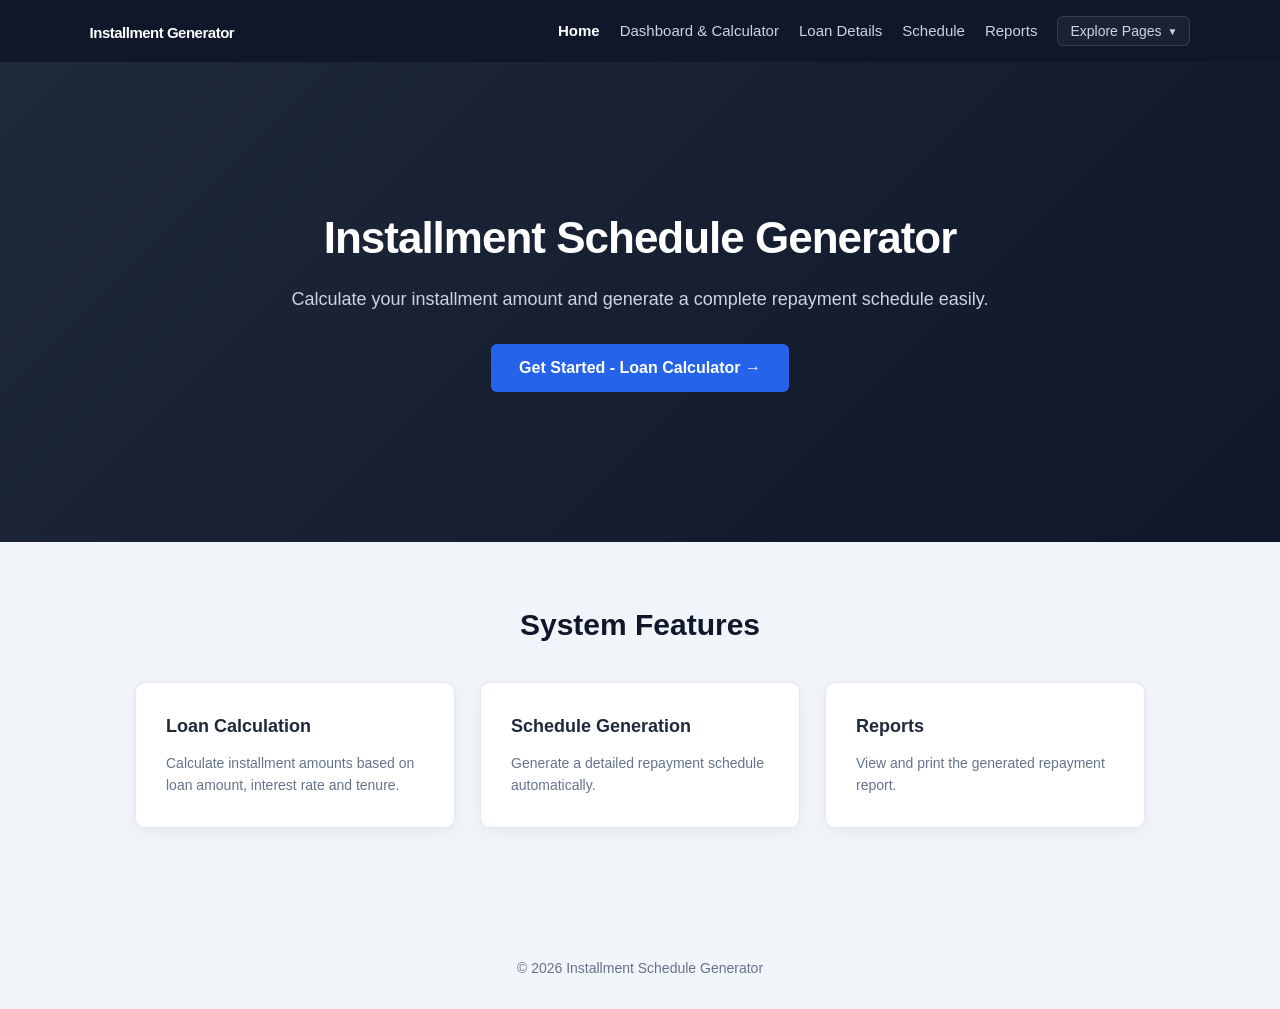
<file: index.html>
<!DOCTYPE html>
<html lang="en">
<head>
    <meta charset="UTF-8">
    <meta name="viewport" content="width=device-width, initial-scale=1.0">
    <title>Installment Schedule Generator</title>
    <link rel="stylesheet" href="css/style.css">
</head>

<body>

<header class="navbar">
    <div class="logo">
        <a href="index.html" style="color: white; text-decoration: none;">Installment Generator</a>
    </div>

    <nav>
        <a href="index.html" style="font-weight: bold; color: white;">Home</a>
        <a href="dashboard.html">Dashboard & Calculator</a>
        <a href="loan.html">Loan Details</a>
        <a href="schedule.html">Schedule</a>
        <a href="report.html">Reports</a>

        <div class="nav-dropdown">
            <button type="button" class="nav-dropdown-toggle">
                <span>Explore Pages</span>
                <span style="font-size: 10px;">▼</span>
            </button>
            <div class="nav-dropdown-menu">
                <a href="index.html" class="nav-dropdown-item">
                    <span class="item-icon">🏠</span>
                    <span>Home Overview</span>
                </a>
                <a href="dashboard.html" class="nav-dropdown-item">
                    <span class="item-icon">📊</span>
                    <span>Dashboard & Calculator</span>
                </a>
                <a href="loan.html" class="nav-dropdown-item">
                    <span class="item-icon">🧮</span>
                    <span>Loan Calculator</span>
                </a>
                <a href="schedule.html" class="nav-dropdown-item">
                    <span class="item-icon">📅</span>
                    <span>Repayment Schedule</span>
                </a>
                <a href="report.html" class="nav-dropdown-item">
                    <span class="item-icon">📑</span>
                    <span>Statement Reports</span>
                </a>
            </div>
        </div>
    </nav>
</header>

<section class="hero">

    <div class="hero-content">

        <h1>Installment Schedule Generator</h1>

        <p>
            Calculate your installment amount and generate
            a complete repayment schedule easily.
        </p>

        <a href="dashboard.html" class="btn" style="background: #2563eb; font-weight: bold; padding: 12px 28px; font-size: 16px;">
            Get Started - Loan Calculator →
        </a>

    </div>

</section>

<section class="features">

    <h2>System Features</h2>

    <div class="feature-container">

        <div class="feature-card">
            <h3>Loan Calculation</h3>
            <p>
                Calculate installment amounts based on
                loan amount, interest rate and tenure.
            </p>
        </div>

        <div class="feature-card">
            <h3>Schedule Generation</h3>
            <p>
                Generate a detailed repayment schedule
                automatically.
            </p>
        </div>

        <div class="feature-card">
            <h3>Reports</h3>
            <p>
                View and print the generated repayment report.
            </p>
        </div>

    </div>

</section>

<footer>
    <p>© 2026 Installment Schedule Generator</p>
</footer>

</body>
</html>
</file>
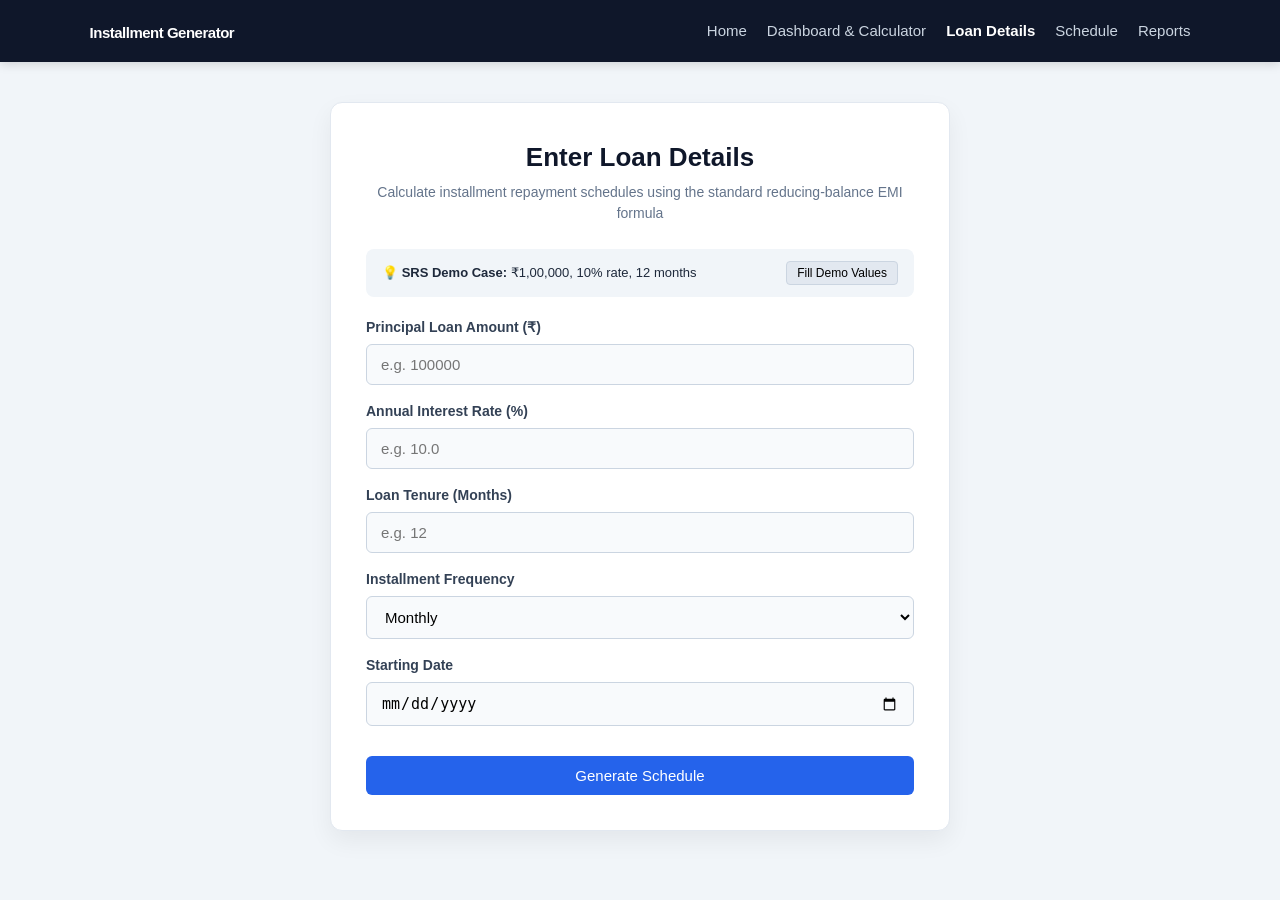
<file: loan.html>
<!DOCTYPE html>
<html lang="en">

<head>
    <meta charset="UTF-8">
    <meta name="viewport" content="width=device-width, initial-scale=1.0">
    <title>Loan Details - Installment Schedule Generator</title>
    <link rel="stylesheet" href="css/style.css">
</head>

<body>

<header class="navbar">
    <div class="logo">
        <a href="dashboard.html" style="color: white; text-decoration: none;">Installment Generator</a>
    </div>

    <nav>
        <a href="index.html">Home</a>
        <a href="dashboard.html">Dashboard & Calculator</a>
        <a href="loan.html" style="font-weight: bold; color: #ffffff;">Loan Details</a>
        <a href="schedule.html">Schedule</a>
        <a href="report.html">Reports</a>
    </nav>
</header>

<div class="form-container">

    <div class="form-box">

        <h1>Enter Loan Details</h1>
        <p style="text-align: center; color: #64748b; margin-top: -15px; margin-bottom: 25px; font-size: 14px;">
            Calculate installment repayment schedules using the standard reducing-balance EMI formula
        </p>

        <!-- Quick Sample Preload for Convenience -->
        <div style="background: #f1f5f9; border-radius: 8px; padding: 12px 16px; margin-bottom: 20px; font-size: 13px; display: flex; justify-content: space-between; align-items: center;">
            <span>💡 <strong>SRS Demo Case:</strong> ₹1,00,000, 10% rate, 12 months</span>
            <button type="button" id="fillDemoBtn" style="background: #e2e8f0; border: 1px solid #cbd5e1; padding: 4px 10px; border-radius: 4px; cursor: pointer; font-size: 12px;">Fill Demo Values</button>
        </div>

        <form id="loanForm">

            <label for="principal">
                Principal Loan Amount (₹)
            </label>
            <input
                type="number"
                id="principal"
                min="1"
                step="any"
                placeholder="e.g. 100000"
                required
            >

            <label for="interest">
                Annual Interest Rate (%)
            </label>
            <input
                type="number"
                id="interest"
                min="0"
                step="0.01"
                placeholder="e.g. 10.0"
                required
            >

            <label for="tenure">
                Loan Tenure (Months)
            </label>
            <input
                type="number"
                id="tenure"
                min="1"
                placeholder="e.g. 12"
                required
            >

            <label for="frequency">
                Installment Frequency
            </label>
            <select id="frequency" required>
                <option value="monthly" selected>Monthly</option>
                <option value="weekly">Weekly</option>
                <option value="quarterly">Quarterly</option>
                <option value="yearly">Yearly</option>
            </select>

            <label for="startDate">
                Starting Date
            </label>
            <input
                type="date"
                id="startDate"
                required
            >

            <button type="submit" class="btn" style="margin-top: 30px;">
                Generate Schedule
            </button>

        </form>

    </div>

</div>

<script src="js/config.js"></script>
<script src="js/main.js"></script>
<script src="js/loan.js"></script>
<script>
    document.getElementById("fillDemoBtn").addEventListener("click", function() {
        document.getElementById("principal").value = "100000";
        document.getElementById("interest").value = "10";
        document.getElementById("tenure").value = "12";
        document.getElementById("frequency").value = "monthly";
        document.getElementById("startDate").value = "2026-11-01";
    });
</script>

</body>
</html>
</file>
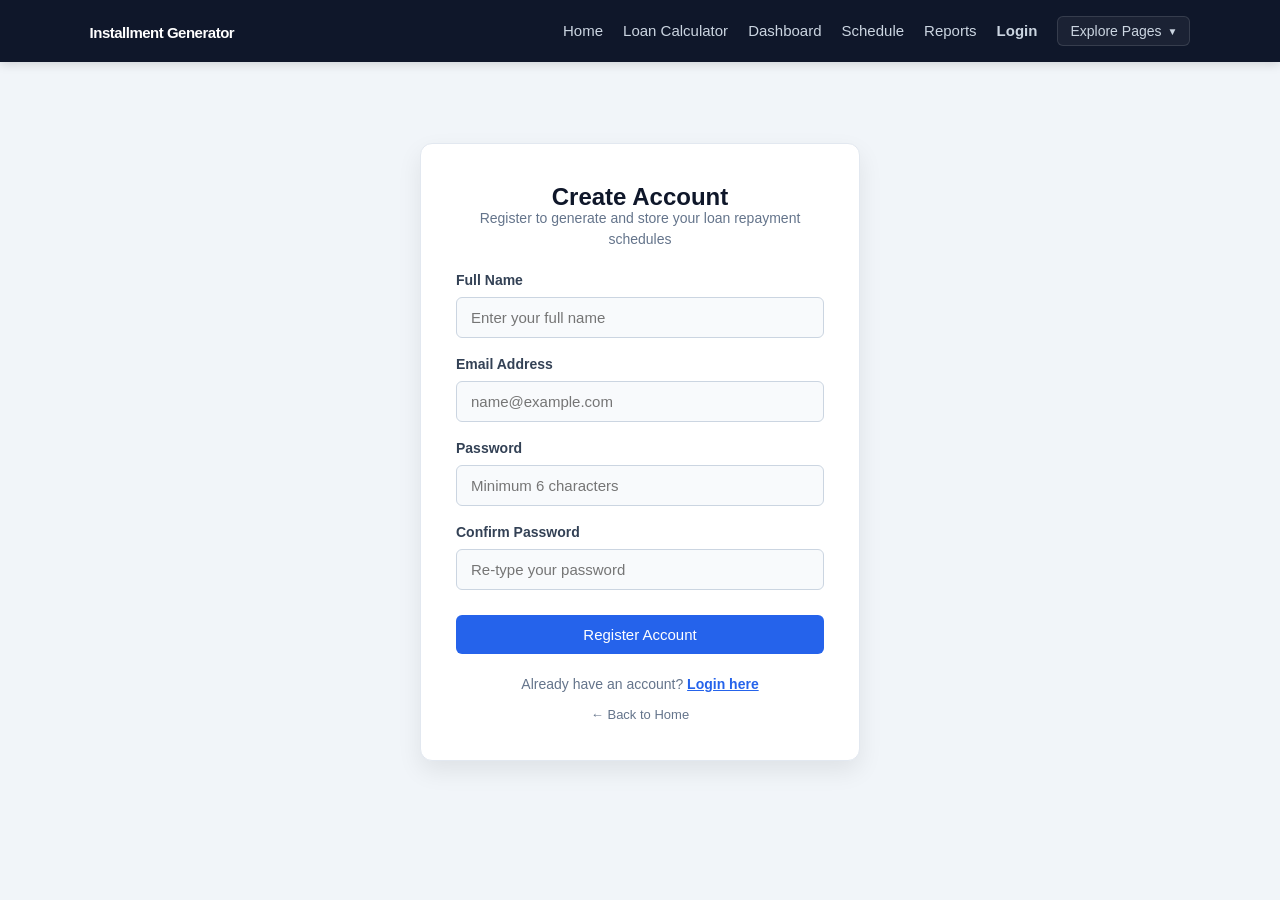
<file: register.html>
<!DOCTYPE html>
<html lang="en">

<head>
    <meta charset="UTF-8">
    <meta name="viewport" content="width=device-width, initial-scale=1.0">
    <title>Register - Installment Schedule Generator</title>
    <link rel="stylesheet" href="css/style.css">
</head>

<body>

    <header class="navbar">
        <div class="logo">
            <a href="index.html" style="color: white; text-decoration: none;">Installment Generator</a>
        </div>
        <nav>
            <a href="index.html">Home</a>
            <a href="loan.html">Loan Calculator</a>
            <a href="dashboard.html">Dashboard</a>
            <a href="schedule.html">Schedule</a>
            <a href="report.html">Reports</a>
            <a href="login.html" style="font-weight: bold;">Login</a>

            <div class="nav-dropdown">
                <button type="button" class="nav-dropdown-toggle">
                    <span>Explore Pages</span>
                    <span style="font-size: 10px;">▼</span>
                </button>
                <div class="nav-dropdown-menu">
                    <a href="index.html" class="nav-dropdown-item">
                        <span class="item-icon">🏠</span>
                        <span>Home Overview</span>
                    </a>
                    <a href="loan.html" class="nav-dropdown-item">
                        <span class="item-icon">🧮</span>
                        <span>Loan Calculator</span>
                    </a>
                    <a href="dashboard.html" class="nav-dropdown-item">
                        <span class="item-icon">📊</span>
                        <span>User Dashboard</span>
                    </a>
                    <a href="schedule.html" class="nav-dropdown-item">
                        <span class="item-icon">📅</span>
                        <span>Repayment Schedule</span>
                    </a>
                    <a href="report.html" class="nav-dropdown-item">
                        <span class="item-icon">📑</span>
                        <span>Statement Reports</span>
                    </a>
                    <div class="nav-dropdown-divider"></div>
                    <a href="login.html" class="nav-dropdown-item">
                        <span class="item-icon">🔑</span>
                        <span>Login Account</span>
                    </a>
                </div>
            </div>
        </nav>
    </header>

    <div class="auth-container">

        <div class="auth-box">

            <h2>Create Account</h2>
            <p style="color: #64748b; font-size: 14px; margin-top: -15px; margin-bottom: 20px;">
                Register to generate and store your loan repayment schedules
            </p>

            <form id="registerForm">

                <!-- Full Name -->
                <label for="name">
                    Full Name
                </label>
                <input
                    type="text"
                    id="name"
                    name="name"
                    placeholder="Enter your full name"
                    required
                >

                <!-- Email -->
                <label for="email">
                    Email Address
                </label>
                <input
                    type="email"
                    id="email"
                    name="email"
                    placeholder="name@example.com"
                    required
                >

                <!-- Password -->
                <label for="password">
                    Password
                </label>
                <input
                    type="password"
                    id="password"
                    name="password"
                    placeholder="Minimum 6 characters"
                    minlength="6"
                    required
                >

                <!-- Confirm Password -->
                <label for="confirmPassword">
                    Confirm Password
                </label>
                <input
                    type="password"
                    id="confirmPassword"
                    name="confirmPassword"
                    placeholder="Re-type your password"
                    minlength="6"
                    required
                >

                <!-- Register Button -->
                <button
                    type="submit"
                    class="btn"
                    style="margin-top: 25px;">
                    Register Account
                </button>

            </form>

            <!-- Login Link -->
            <p style="margin-top: 20px; font-size: 14px;">
                Already have an account?
                <a href="login.html" style="color: #2563eb; font-weight: bold;">
                    Login here
                </a>
            </p>

            <!-- Home Link -->
            <p style="font-size: 13px; margin-top: 10px;">
                <a href="index.html" style="color: #64748b; text-decoration: none;">
                    ← Back to Home
                </a>
            </p>

        </div>

    </div>

    <!-- JavaScript -->
    <script src="js/config.js"></script>
    <script src="js/main.js"></script>
    <script src="js/auth.js"></script>

</body>

</html>
</file>
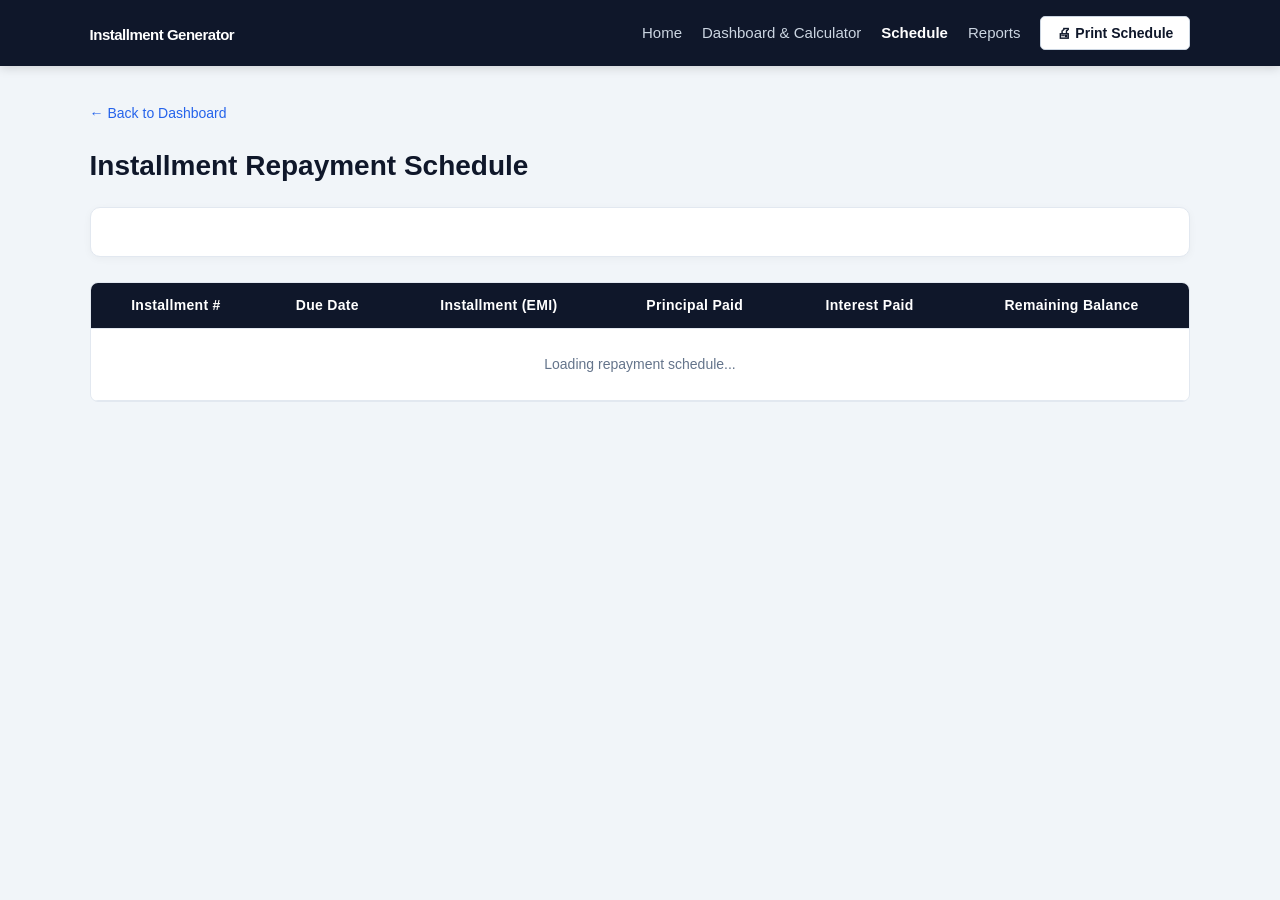
<file: schedule.html>
<!DOCTYPE html>
<html lang="en">

<head>
    <meta charset="UTF-8">
    <meta name="viewport" content="width=device-width, initial-scale=1.0">
    <title>Installment Schedule - Installment Generator</title>
    <link rel="stylesheet" href="css/style.css">
</head>

<body>

<header class="navbar">
    <div class="logo">
        <a href="dashboard.html" style="color: white; text-decoration: none;">Installment Generator</a>
    </div>

    <nav>
        <a href="index.html">Home</a>
        <a href="dashboard.html">Dashboard & Calculator</a>
        <a href="schedule.html" style="font-weight: bold; color: #ffffff;">Schedule</a>
        <a href="report.html">Reports</a>
        <button onclick="window.print()" class="print-btn">
            🖨 Print Schedule
        </button>
    </nav>
</header>

<section class="schedule-container">

    <div style="margin-bottom: 20px;">
        <a href="dashboard.html" style="color: #2563eb; text-decoration: none; font-size: 14px;">← Back to Dashboard</a>
    </div>

    <h1>Installment Repayment Schedule</h1>

    <div id="summary" class="summary"></div>

    <div class="table-container">
        <table>
            <thead>
                <tr>
                    <th>Installment #</th>
                    <th>Due Date</th>
                    <th>Installment (EMI)</th>
                    <th>Principal Paid</th>
                    <th>Interest Paid</th>
                    <th>Remaining Balance</th>
                </tr>
            </thead>
            <tbody id="scheduleBody">
                <tr>
                    <td colspan="6" style="text-align: center; padding: 25px; color: #64748b;">
                        Loading repayment schedule...
                    </td>
                </tr>
            </tbody>
        </table>
    </div>

</section>

<script src="js/config.js"></script>
<script src="js/main.js"></script>
<script src="js/schedule.js"></script>

</body>
</html>
</file>
<file: css/style.css>
* {
    margin: 0;
    padding: 0;
    box-sizing: border-box;
}

body {
    font-family: -apple-system, BlinkMacSystemFont, "Segoe UI", Roboto, "Helvetica Neue", Arial, sans-serif;
    background: #f1f5f9;
    color: #1e293b;
    line-height: 1.5;
}

/* NAVBAR */

.navbar {
    background: #0f172a;
    color: white;
    padding: 16px 7%;
    display: flex;
    justify-content: space-between;
    align-items: center;
    box-shadow: 0 2px 10px rgba(0, 0, 0, 0.15);
}

.logo {
    font-size: 20px;
    font-weight: 700;
    letter-spacing: -0.5px;
}

.navbar nav {
    display: flex;
    align-items: center;
    gap: 20px;
}

.navbar a {
    color: #cbd5e1;
    text-decoration: none;
    font-size: 15px;
    transition: color 0.2s ease;
}

.navbar a:hover {
    color: #ffffff;
}

/* HERO */

.hero {
    min-height: 480px;
    display: flex;
    align-items: center;
    justify-content: center;
    text-align: center;
    padding: 40px 20px;
    background: linear-gradient(135deg, #1e293b 0%, #0f172a 100%);
    color: white;
}

.hero-content {
    max-width: 720px;
}

.hero h1 {
    font-size: 44px;
    font-weight: 800;
    margin-bottom: 20px;
    letter-spacing: -1px;
    line-height: 1.2;
}

.hero p {
    font-size: 18px;
    line-height: 1.6;
    margin-bottom: 30px;
    color: #cbd5e1;
}

/* BUTTONS */

.btn {
    display: inline-block;
    border: none;
    background: #2563eb;
    color: white;
    padding: 11px 24px;
    border-radius: 6px;
    cursor: pointer;
    text-decoration: none;
    font-size: 15px;
    font-weight: 500;
    transition: background-color 0.2s ease, transform 0.1s ease;
}

.btn:hover {
    background: #1d4ed8;
    transform: translateY(-1px);
}

.btn:active {
    transform: translateY(0);
}

/* FEATURES */

.features {
    padding: 60px 7%;
    text-align: center;
}

.features h2 {
    font-size: 30px;
    margin-bottom: 35px;
    color: #0f172a;
}

.feature-container {
    display: flex;
    justify-content: center;
    gap: 25px;
    flex-wrap: wrap;
}

.feature-card {
    background: white;
    width: 320px;
    padding: 30px;
    border-radius: 10px;
    box-shadow: 0 4px 15px rgba(0,0,0,0.05);
    border: 1px solid #e2e8f0;
    text-align: left;
    transition: transform 0.2s ease;
}

.feature-card:hover {
    transform: translateY(-3px);
}

.feature-card h3 {
    margin-bottom: 12px;
    color: #1e293b;
    font-size: 18px;
}

.feature-card p {
    color: #64748b;
    font-size: 14px;
    line-height: 1.6;
}

/* AUTH */

.auth-container {
    min-height: calc(100vh - 120px);
    display: flex;
    justify-content: center;
    align-items: center;
    padding: 30px 20px;
}

.auth-box {
    background: white;
    width: 440px;
    padding: 35px;
    border-radius: 12px;
    box-shadow: 0 10px 25px rgba(0, 0, 0, 0.08);
    border: 1px solid #e2e8f0;
}

.auth-box h2 {
    text-align: center;
    margin-bottom: 8px;
    color: #0f172a;
    font-size: 24px;
}

.auth-box p {
    text-align: center;
    margin-top: 15px;
    color: #64748b;
}

/* FORMS */

.form-container {
    display: flex;
    justify-content: center;
    padding: 40px 20px;
}

.form-box {
    background: white;
    width: 620px;
    padding: 35px;
    border-radius: 12px;
    box-shadow: 0 10px 25px rgba(0,0,0,0.06);
    border: 1px solid #e2e8f0;
}

.form-box h1 {
    margin-bottom: 20px;
    text-align: center;
    color: #0f172a;
    font-size: 26px;
}

label {
    display: block;
    margin-top: 16px;
    margin-bottom: 6px;
    font-weight: 600;
    font-size: 14px;
    color: #334155;
}

input,
select {
    width: 100%;
    padding: 11px 14px;
    border: 1px solid #cbd5e1;
    border-radius: 6px;
    font-size: 15px;
    background-color: #f8fafc;
    transition: border-color 0.2s ease, background-color 0.2s ease;
}

input:focus,
select:focus {
    outline: none;
    border-color: #2563eb;
    background-color: #ffffff;
    box-shadow: 0 0 0 3px rgba(37, 99, 235, 0.1);
}

form .btn {
    margin-top: 25px;
    width: 100%;
}

/* DASHBOARD */

.dashboard {
    padding: 40px 7%;
    max-width: 1300px;
    margin: 0 auto;
}

.dashboard h1 {
    margin-bottom: 6px;
    font-size: 28px;
    color: #0f172a;
}

.stat-grid {
    display: grid;
    grid-template-columns: repeat(auto-fit, minmax(220px, 1fr));
    gap: 20px;
}

.stat-card {
    background: white;
    padding: 22px;
    border-radius: 10px;
    border: 1px solid #e2e8f0;
    box-shadow: 0 2px 8px rgba(0,0,0,0.04);
}

.stat-label {
    font-size: 13px;
    color: #64748b;
    font-weight: 600;
    text-transform: uppercase;
    letter-spacing: 0.5px;
}

.stat-value {
    font-size: 24px;
    font-weight: 700;
    color: #0f172a;
    margin-top: 6px;
}

.dashboard-cards {
    display: flex;
    gap: 20px;
    flex-wrap: wrap;
}

.dashboard-card {
    background: white;
    padding: 25px;
    flex: 1;
    min-width: 280px;
    border-radius: 10px;
    box-shadow: 0 2px 8px rgba(0,0,0,0.04);
    border: 1px solid #e2e8f0;
}

.dashboard-card h2 {
    margin-bottom: 10px;
    font-size: 18px;
    color: #0f172a;
}

.dashboard-card p {
    margin-bottom: 20px;
    color: #64748b;
    font-size: 14px;
    line-height: 1.5;
}

/* SCHEDULE */

.schedule-container {
    padding: 35px 7%;
    max-width: 1300px;
    margin: 0 auto;
}

.schedule-container h1 {
    margin-bottom: 20px;
    font-size: 28px;
    color: #0f172a;
}

.summary {
    background: white;
    padding: 24px;
    border-radius: 10px;
    margin-bottom: 25px;
    box-shadow: 0 2px 8px rgba(0,0,0,0.04);
    border: 1px solid #e2e8f0;
}

.table-container {
    overflow-x: auto;
    border-radius: 8px;
    border: 1px solid #e2e8f0;
}

table {
    width: 100%;
    border-collapse: collapse;
    background: white;
}

th,
td {
    padding: 12px 14px;
    text-align: center;
    font-size: 14px;
    border-bottom: 1px solid #e2e8f0;
}

th {
    background: #0f172a;
    color: white;
    font-weight: 600;
    letter-spacing: 0.3px;
    white-space: nowrap;
}

tr:nth-child(even) {
    background: #f8fafc;
}

tr:hover {
    background: #f1f5f9;
}

/* ACTION BUTTONS & BADGES */

.action-btn {
    display: inline-block;
    padding: 4px 10px;
    font-size: 12px;
    font-weight: 600;
    border-radius: 4px;
    text-decoration: none;
    border: none;
    cursor: pointer;
    transition: opacity 0.2s;
}

.action-btn:hover {
    opacity: 0.85;
}

.view-btn {
    background: #2563eb;
    color: white;
}

.report-btn {
    background: #4f46e5;
    color: white;
}

.csv-btn {
    background: #059669;
    color: white;
}

.delete-btn {
    background: #ef4444;
    color: white;
}

.badge {
    display: inline-block;
    padding: 3px 8px;
    font-size: 11px;
    font-weight: 700;
    border-radius: 12px;
    text-transform: uppercase;
}

.badge-admin {
    background: #fef3c7;
    color: #b45309;
}

.badge-user {
    background: #e0f2fe;
    color: #0369a1;
}

/* PRINT BUTTON & REPORT */

.print-btn {
    background: #ffffff;
    color: #0f172a;
    border: 1px solid #cbd5e1;
    padding: 8px 16px;
    border-radius: 5px;
    cursor: pointer;
    font-size: 14px;
    font-weight: 600;
    transition: background-color 0.2s;
}

.print-btn:hover {
    background: #f1f5f9;
}

.report {
    max-width: 950px;
    margin: 40px auto;
    padding: 40px;
    background: white;
    border: 1px solid #e2e8f0;
}

/* FOOTER */

footer {
    text-align: center;
    padding: 30px;
    color: #64748b;
    font-size: 14px;
    margin-top: 40px;
}

/* MOBILE */

@media (max-width: 768px) {
    .navbar {
        flex-direction: column;
        gap: 15px;
    }

    .hero h1 {
        font-size: 32px;
    }

    .form-box {
        width: 100%;
        padding: 20px;
    }

    .dashboard-card {
        width: 100%;
    }

    .navbar nav {
        flex-wrap: wrap;
        justify-content: center;
    }
}

/* ========================================== */
/* TOP DROPDOWN NOTIFICATION MESSAGE BANNER  */
/* ========================================== */

.dropdown-msg-container {
    position: fixed;
    top: 0;
    left: 50%;
    transform: translateX(-50%) translateY(-150%);
    z-index: 99999;
    width: 92%;
    max-width: 500px;
    transition: transform 0.45s cubic-bezier(0.16, 1, 0.3, 1), opacity 0.35s ease;
    opacity: 0;
    pointer-events: none;
}

.dropdown-msg-container.active {
    transform: translateX(-50%) translateY(20px);
    opacity: 1;
    pointer-events: auto;
}

.dropdown-msg-box {
    background: #0f172a;
    border-radius: 14px;
    box-shadow: 0 20px 45px rgba(0, 0, 0, 0.45), 0 0 25px rgba(16, 185, 129, 0.2);
    color: #f8fafc;
    padding: 16px 20px;
    display: flex;
    flex-direction: column;
    gap: 12px;
    position: relative;
    overflow: hidden;
    border: 1px solid #10b981;
}

.dropdown-msg-box.success {
    border-color: #10b981;
    box-shadow: 0 20px 45px rgba(0, 0, 0, 0.45), 0 0 25px rgba(16, 185, 129, 0.25);
}

.dropdown-msg-box.error {
    border-color: #ef4444;
    box-shadow: 0 20px 45px rgba(0, 0, 0, 0.45), 0 0 25px rgba(239, 68, 68, 0.25);
}

.dropdown-msg-header {
    display: flex;
    align-items: center;
    gap: 14px;
}

.dropdown-msg-icon {
    width: 40px;
    height: 40px;
    border-radius: 50%;
    display: flex;
    align-items: center;
    justify-content: center;
    font-size: 20px;
    font-weight: 800;
    flex-shrink: 0;
}

.dropdown-msg-box.success .dropdown-msg-icon {
    background: rgba(16, 185, 129, 0.18);
    color: #34d399;
    border: 1.5px solid #10b981;
    animation: pulseIcon 1.5s infinite alternate;
}

.dropdown-msg-box.error .dropdown-msg-icon {
    background: rgba(239, 68, 68, 0.18);
    color: #f87171;
    border: 1.5px solid #ef4444;
}

@keyframes pulseIcon {
    from {
        transform: scale(0.96);
        box-shadow: 0 0 0 rgba(16, 185, 129, 0);
    }
    to {
        transform: scale(1.05);
        box-shadow: 0 0 12px rgba(16, 185, 129, 0.5);
    }
}

.dropdown-msg-content {
    flex: 1;
}

.dropdown-msg-content h4 {
    font-size: 16px;
    font-weight: 700;
    margin: 0;
    color: #ffffff;
    letter-spacing: -0.2px;
}

.dropdown-msg-content p {
    font-size: 13.5px;
    color: #94a3b8;
    margin: 3px 0 0 0;
    line-height: 1.4;
}

.dropdown-msg-content strong {
    color: #38bdf8;
}

.dropdown-msg-actions {
    display: flex;
    gap: 8px;
    padding-top: 10px;
    border-top: 1px solid rgba(255, 255, 255, 0.08);
}

.dropdown-msg-btn {
    padding: 7px 14px;
    border-radius: 6px;
    font-size: 12.5px;
    font-weight: 600;
    text-decoration: none;
    display: inline-flex;
    align-items: center;
    gap: 6px;
    cursor: pointer;
    border: none;
    transition: all 0.2s ease;
}

.dropdown-msg-btn.primary {
    background: #10b981;
    color: #ffffff;
}

.dropdown-msg-btn.primary:hover {
    background: #059669;
    transform: translateY(-1px);
}

.dropdown-msg-btn.secondary {
    background: #1e293b;
    color: #cbd5e1;
    border: 1px solid #334155;
}

.dropdown-msg-btn.secondary:hover {
    background: #334155;
    color: #ffffff;
}

.dropdown-progress-bar {
    position: absolute;
    bottom: 0;
    left: 0;
    height: 3px;
    background: #10b981;
    width: 100%;
    transform-origin: left;
}

.dropdown-msg-box.error .dropdown-progress-bar {
    background: #ef4444;
}

@keyframes progressShrink {
    from {
        width: 100%;
    }
    to {
        width: 0%;
    }
}

/* ========================================== */
/* NAVBAR DROPDOWN & PAGE CONNECTIONS        */
/* ========================================== */

.nav-dropdown {
    position: relative;
    display: inline-block;
}

.nav-dropdown-toggle {
    color: #cbd5e1;
    background: rgba(255, 255, 255, 0.05);
    border: 1px solid rgba(255, 255, 255, 0.12);
    font-size: 14px;
    font-family: inherit;
    cursor: pointer;
    padding: 6px 12px;
    border-radius: 6px;
    display: inline-flex;
    align-items: center;
    gap: 6px;
    transition: all 0.2s ease;
}

.nav-dropdown-toggle:hover,
.nav-dropdown:hover .nav-dropdown-toggle {
    color: #ffffff;
    background: rgba(255, 255, 255, 0.15);
    border-color: #38bdf8;
}

.nav-dropdown-menu {
    display: none;
    position: absolute;
    top: 100%;
    right: 0;
    margin-top: 6px;
    min-width: 230px;
    background: #0f172a;
    border: 1px solid #334155;
    border-radius: 10px;
    padding: 8px 0;
    box-shadow: 0 15px 35px rgba(0, 0, 0, 0.4);
    z-index: 1000;
}

.nav-dropdown:hover .nav-dropdown-menu {
    display: block;
    animation: fadeInDown 0.2s ease forwards;
}

@keyframes fadeInDown {
    from {
        opacity: 0;
        transform: translateY(-8px);
    }
    to {
        opacity: 1;
        transform: translateY(0);
    }
}

.nav-dropdown-item {
    display: flex;
    align-items: center;
    gap: 12px;
    padding: 10px 18px;
    color: #cbd5e1;
    text-decoration: none;
    font-size: 13.5px;
    transition: background 0.15s ease, color 0.15s ease;
}

.nav-dropdown-item:hover {
    background: #1e293b;
    color: #38bdf8 !important;
}

.nav-dropdown-item .item-icon {
    font-size: 16px;
    width: 20px;
    text-align: center;
}

.nav-dropdown-divider {
    height: 1px;
    background: #1e293b;
    margin: 6px 0;
}

/* ========================================== */
/* CONNECTED PAGES QUICK LAUNCH PANEL        */
/* ========================================== */

.pages-connect-panel {
    max-width: 760px;
    margin: 25px auto 40px auto;
    padding: 24px;
    background: #ffffff;
    border: 1px solid #e2e8f0;
    border-radius: 12px;
    box-shadow: 0 4px 15px rgba(0, 0, 0, 0.04);
}

.pages-connect-header {
    display: flex;
    justify-content: space-between;
    align-items: center;
    margin-bottom: 16px;
    padding-bottom: 12px;
    border-bottom: 1px solid #f1f5f9;
}

.pages-connect-header h3 {
    font-size: 16px;
    font-weight: 700;
    color: #0f172a;
    display: flex;
    align-items: center;
    gap: 8px;
}

.pages-connect-grid {
    display: grid;
    grid-template-columns: repeat(auto-fit, minmax(210px, 1fr));
    gap: 12px;
}

.page-link-card {
    display: flex;
    align-items: flex-start;
    gap: 12px;
    padding: 12px 14px;
    background: #f8fafc;
    border: 1px solid #e2e8f0;
    border-radius: 8px;
    text-decoration: none;
    color: inherit;
    transition: all 0.2s ease;
}

.page-link-card:hover {
    background: #eff6ff;
    border-color: #bfdbfe;
    transform: translateY(-2px);
    box-shadow: 0 4px 12px rgba(37, 99, 235, 0.08);
}

.page-link-icon {
    font-size: 20px;
    background: #ffffff;
    border: 1px solid #e2e8f0;
    border-radius: 6px;
    width: 36px;
    height: 36px;
    display: flex;
    align-items: center;
    justify-content: center;
    flex-shrink: 0;
}

.page-link-info h4 {
    font-size: 14px;
    font-weight: 600;
    color: #1e293b;
    margin: 0;
}

.page-link-info p {
    font-size: 12px;
    color: #64748b;
    margin: 2px 0 0 0;
    line-height: 1.3;
}
</file>
